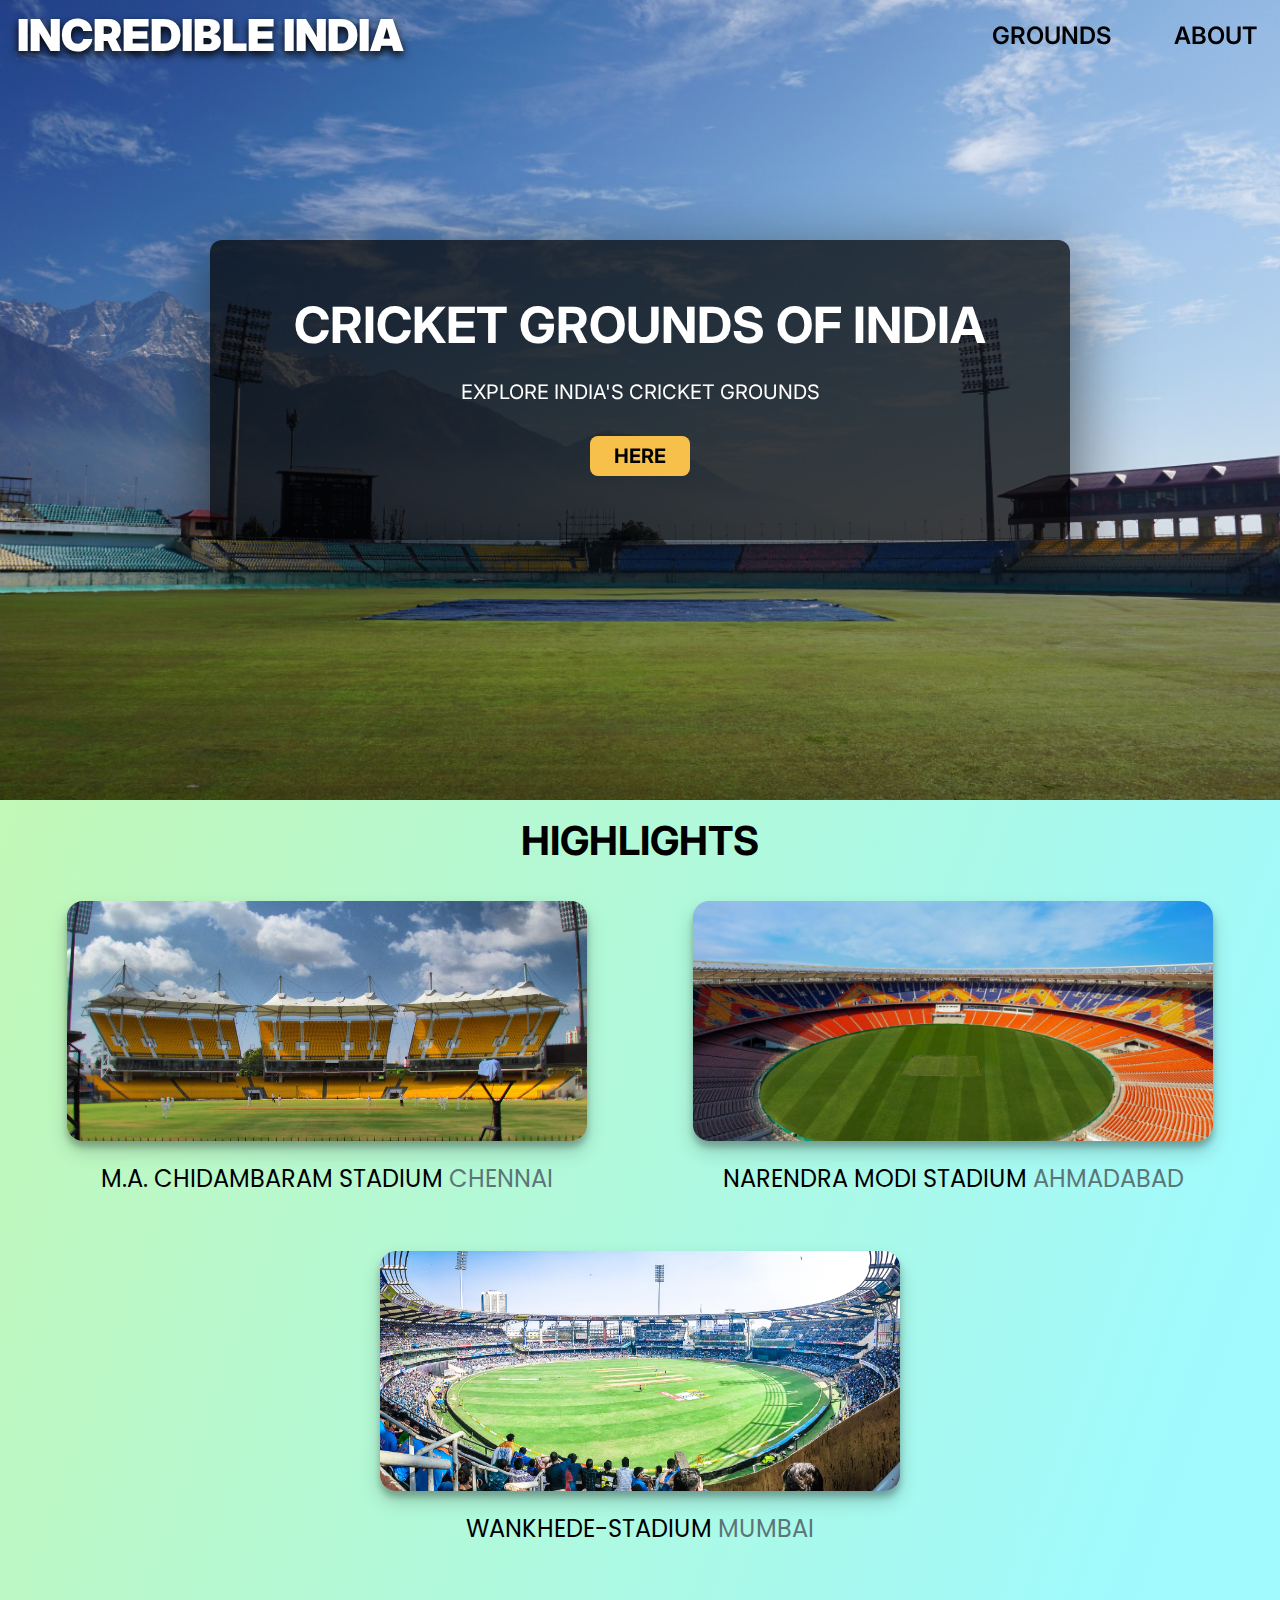
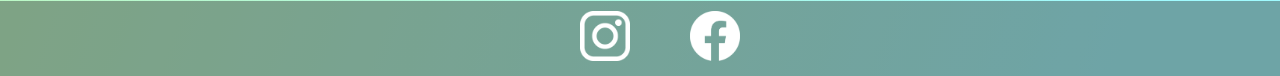
<file: index.html>
<!DOCTYPE html>
<html lang="en">
	<head>
		<meta charset="UTF-8" />
		<meta http-equiv="X-UA-Compatible" content="IE=edge" />
		<meta name="viewport" content="width=device-width, initial-scale=1.0" />
		<link rel="stylesheet" href="./shared.css" />
		<link rel="stylesheet" href="./style.css" />
		<title>Cricket Grounds of India</title>
	</head>
	<body>
		<!-- Header section of the landing page -->
		<header>
			<div id="main-logo">
				<a id="main-logo-hover" href="./index.html">Incredible India</a>
			</div>
			<nav>
				<ul>
					<li><a href="./places.html">Grounds</a></li>
					<li><a href="">About</a></li>
				</ul>
			</nav>
		</header>
		<!-- main section for the  landing page -->
		<main>
			<!-- The hero section  -->
			<section id="hero">
				<div id="hero-content">
					<h1>Cricket Grounds Of India</h1>
					<p>Explore India's Cricket Grounds</p>
					<a href="./places.html">Here</a>
				</div>
			</section>
			<h1 id="highlights-h1">highlights</h1>
			<section id="highlights">
				<div class="card">
					<p class="highlight-img">
						<a href="https://en.wikipedia.org/wiki/M._A._Chidambaram_Stadium" target="_blank"> <img src="./Images/background/chennai-stadium.jpg" alt="chennai-stadium" /></a>
					</p>
					<p class="img-disc-main-page">M.A. Chidambaram Stadium <span>Chennai</span></p>
				</div>
				<div class="card">
					<p class="highlight-img">
						<a href="https://en.wikipedia.org/wiki/Narendra_Modi_Stadium" target="_blank"> <img src="./Images/background/narendra-modi.jpg" alt="Narendra-Modi-Stadium" /></a>
					</p>
					<p class="img-disc-main-page">Narendra Modi Stadium <span>Ahmadabad</span></p>
				</div>
				<div class="card">
					<p class="highlight-img">
						<a href="https://en.wikipedia.org/wiki/Wankhede_Stadium" target="_blank"> <img src="./Images/background/wankhede.jpg" alt="wankhede-stadium" /></a>
					</p>
					<p class="img-disc-main-page">Wankhede-Stadium <span>Mumbai</span></p>
				</div>
			</section>
		</main>
		<footer>
			<ul>
				<li>
					<a href="https://www.instagram.com"><img src="./Images/icons/insta.png" alt="instagram-logo" /></a>
				</li>
				<li>
					<a href="https://www.facebook.com"><img src="./Images/icons/facebook.png" alt="facebook-logo" /></a>
				</li>
			</ul>
		</footer>
	</body>
</html>
</file>
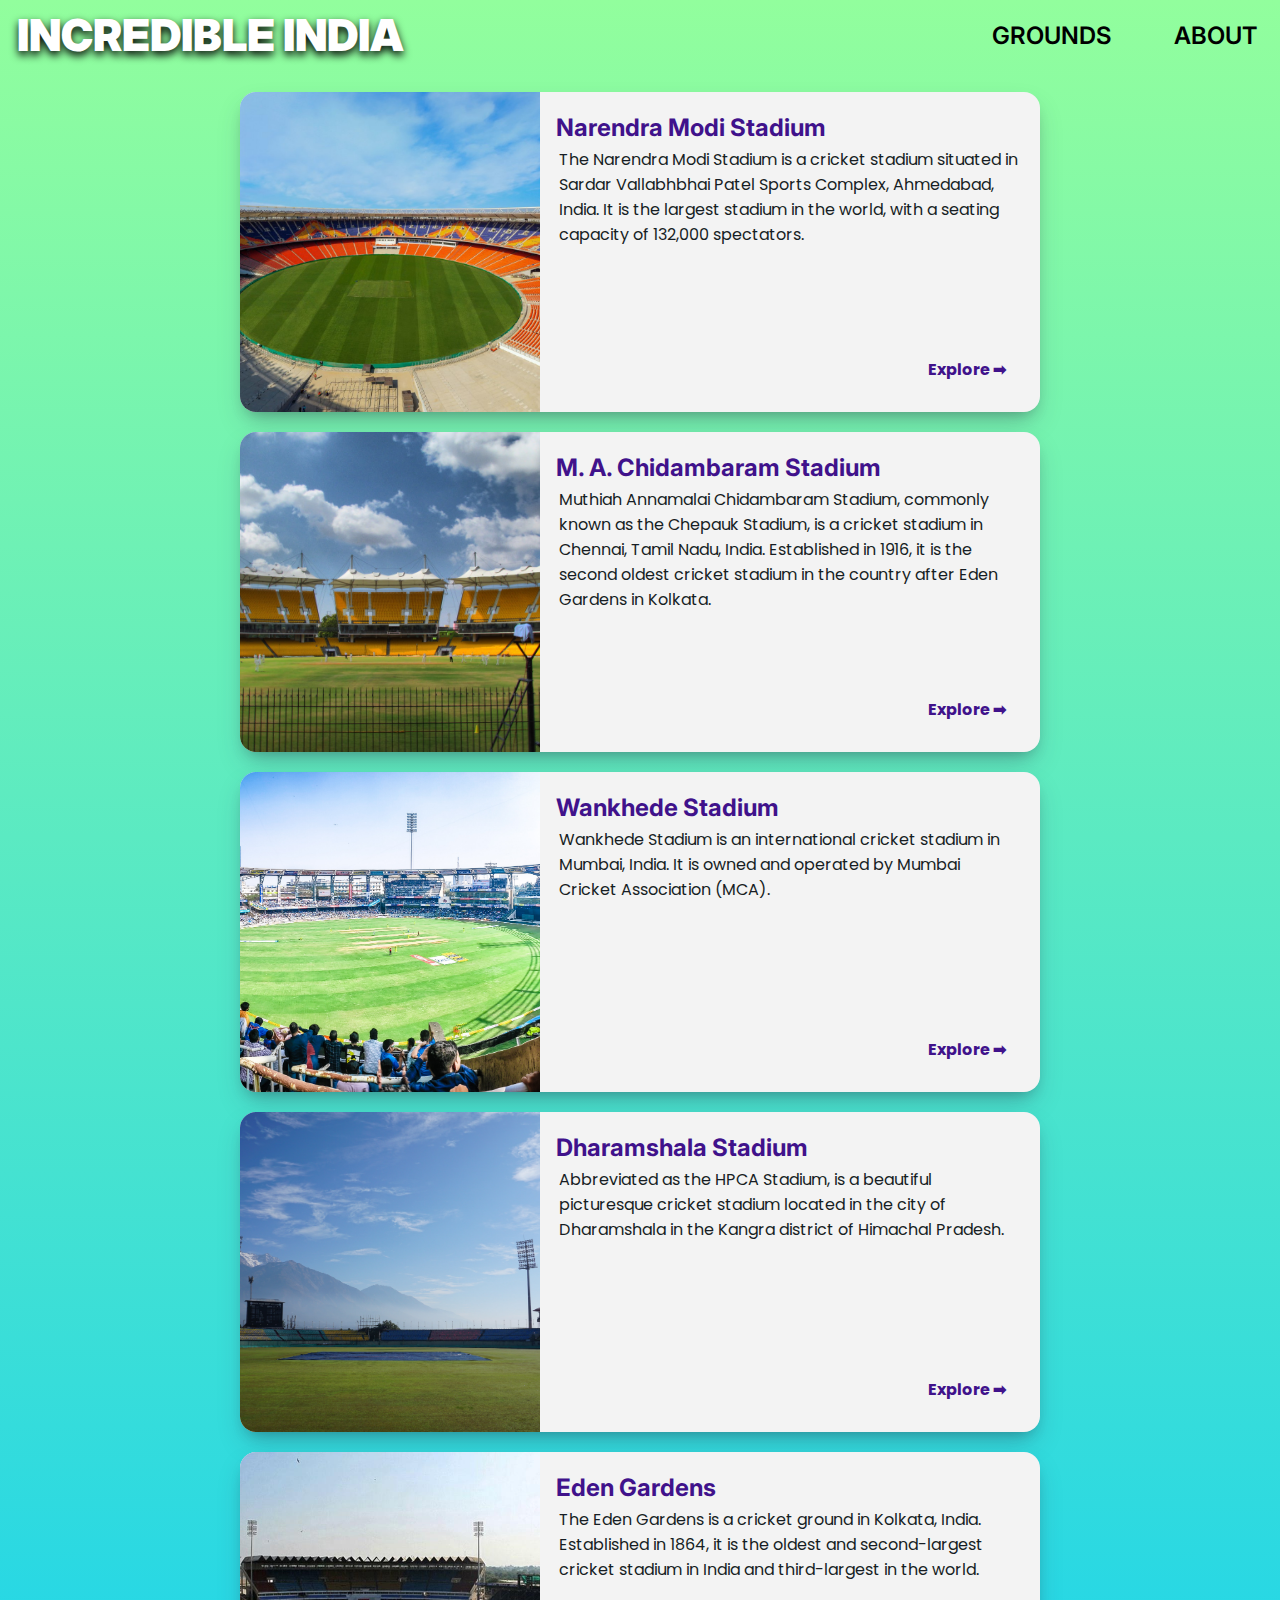
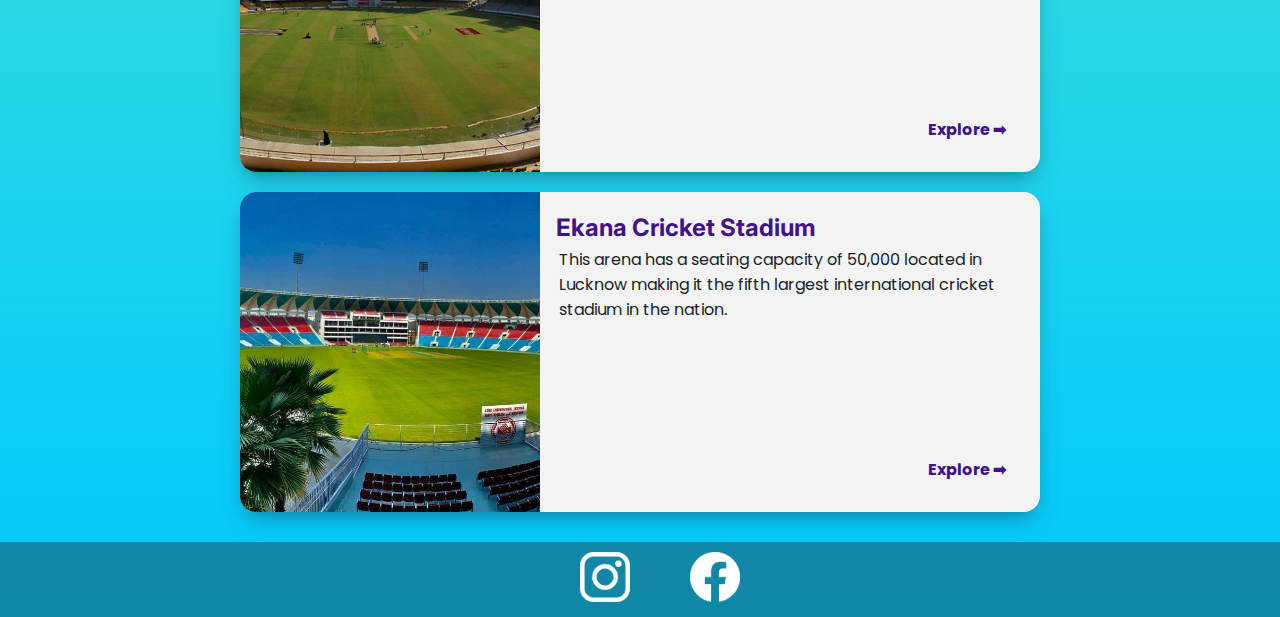
<file: places.html>
<!DOCTYPE html>
<html lang="en">
	<head>
		<meta charset="UTF-8" />
		<meta http-equiv="X-UA-Compatible" content="IE=edge" />
		<meta name="viewport" content="width=device-width, initial-scale=1.0" />
		<title>List of Stadiums</title>
		<link rel="stylesheet" href="./shared.css" />
		<link rel="stylesheet" href="./places.css" />
	</head>
	<body>
		<header>
			<div id="main-logo">
				<a id="main-logo-hover" href="./index.html">Incredible India</a>
			</div>
			<nav>
				<ul>
					<li><a href="./places.html">Grounds</a></li>
					<li><a href="">About</a></li>
				</ul>
			</nav>
		</header>
		<main>
			<ul>
				<li>
					<img src="./Images/background/narendra-modi.jpg" alt="Narendra Modi Stadium, Ahmedabad" />
					<div class="item-content">
						<div>
							<h2>Narendra Modi Stadium</h2>
							<p>The Narendra Modi Stadium is a cricket stadium situated in Sardar Vallabhbhai Patel Sports Complex, Ahmedabad, India. It is the largest stadium in the world, with a seating capacity of 132,000 spectators.</p>
						</div>
						<div class="actions"><a href="https://en.wikipedia.org/wiki/Narendra_Modi_Stadium" target="blank">Explore ➡</a></div>
					</div>
				</li>
				<li>
					<img src="./Images/background/chennai-stadium.jpg" alt="M. A. Chidambaram Stadium" />
					<div class="item-content">
						<div>
							<h2>M. A. Chidambaram Stadium</h2>
							<p>Muthiah Annamalai Chidambaram Stadium, commonly known as the Chepauk Stadium, is a cricket stadium in Chennai, Tamil Nadu, India. Established in 1916, it is the second oldest cricket stadium in the country after Eden Gardens in Kolkata.</p>
						</div>
						<div class="actions"><a href="https://en.wikipedia.org/wiki/M._A._Chidambaram_Stadium" target="blank">Explore ➡</a></div>
					</div>
				</li>
				<li>
					<img src="./Images/background/wankhede.jpg" alt="Wankhede Stadium" />
					<div class="item-content">
						<div>
							<h2>Wankhede Stadium</h2>
							<p>Wankhede Stadium is an international cricket stadium in Mumbai, India. It is owned and operated by Mumbai Cricket Association (MCA).</p>
						</div>
						<div class="actions"><a href="https://en.wikipedia.org/wiki/Wankhede_Stadium" target="blank">Explore ➡</a></div>
					</div>
				</li>
				<li>
					<img src="./Images/background/dharmshala.jpg" alt="Himachal Pradesh Cricket Association Stadium" />
					<div class="item-content">
						<div>
							<h2>Dharamshala Stadium</h2>
							<p>Abbreviated as the HPCA Stadium, is a beautiful picturesque cricket stadium located in the city of Dharamshala in the Kangra district of Himachal Pradesh.</p>
						</div>
						<div class="actions"><a href="https://en.wikipedia.org/wiki/Himachal_Pradesh_Cricket_Association_Stadium" target="blank">Explore ➡</a></div>
					</div>
				</li>
				<li>
					<img src="./Images/background/eden-gardens-kolkata.jpg" alt="eden-gardens-kolkata" />
					<div class="item-content">
						<div>
							<h2>Eden Gardens</h2>
							<p>The Eden Gardens is a cricket ground in Kolkata, India. Established in 1864, it is the oldest and second-largest cricket stadium in India and third-largest in the world.</p>
						</div>
						<div class="actions"><a href="https://en.wikipedia.org/wiki/Eden_Gardens" target="blank">Explore ➡</a></div>
					</div>
				</li>
				<li>
					<img src="./Images/background/Ekana.jpeg" alt="Ekana Stadium Lucknow" />
					<div class="item-content">
						<div>
							<h2>Ekana Cricket Stadium</h2>
							<p>This arena has a seating capacity of 50,000 located in Lucknow making it the fifth largest international cricket stadium in the nation.</p>
						</div>
						<div class="actions"><a href="https://en.wikipedia.org/wiki/Eden_Gardens" target="blank">Explore ➡</a></div>
					</div>
				</li>
			</ul>
		</main>
		<footer>
			<ul>
				<li>
					<a href="https://www.instagram.com"><img src="./Images/icons/insta.png" alt="instagram-logo" /></a>
				</li>
				<li>
					<a href="https://www.facebook.com"><img src="./Images/icons/facebook.png" alt="facebook-logo" /></a>
				</li>
			</ul>
		</footer>
	</body>
</html>
</file>
<file: shared.css>
/* Importing Google Fonts */
@import url("https://fonts.googleapis.com/css2?family=Inter:wght@400;700&family=Poppins:wght@400;700&display=swap");

/* Global styles for the entire page */
html {
	font-size: 20px;
}

body {
	font-family: "Inter", consolas, monospace;
	margin: 0;
	padding: 0;
	box-sizing: border-box;
	background-image: linear-gradient(109.6deg, rgba(196, 248, 180, 1) 11.2%, rgba(160, 250, 254, 1) 91.1%);
}
/* Styling for the header section */
header {
	display: flex;
	justify-content: space-between;
	align-items: center;
	margin: 0.4em;
	position: fixed;
	width: 100%;
}
/* Styling for the main logo on the left in the header */
#main-logo a {
	font-size: 2.2em;
	font-weight: 900;
	padding: 0.2em;
	text-decoration: none;
	text-transform: uppercase;
	color: #fff;
	text-shadow: 0px 4px 8px black;
}
/* Styling for the navigation menu */
nav ul {
	list-style: none;
	text-decoration: none;
	margin: 0;
	padding: 0;
	text-transform: uppercase;
	display: flex;
	align-items: center;
}
/* Styling for the navigation menu items */
nav ul li a {
	text-decoration: none;
	padding: 0.2em 0.5em;
	color: #000;
	font-weight: 600;
	margin: 0.8em;
	font-size: 1.2em;
}
/* Styling for the navigation menu items on hover */
nav ul li a:hover {
	background-color: #f7c04a;
	border-radius: 0.2em;
}

footer a img {
	width: 2.5em;
	height: 2.5em;
	margin: 0 1em;
	padding: 0.5em;
}
footer a img:hover {
	scale: 1.05;
	filter: drop-shadow(0 0 0.4rem #000000);
	transition: all 150ms ease-in-out;
}
footer ul {
	background-color: #25252567;
	list-style: none;
	text-decoration: none;
	display: flex;
	justify-content: center;
	margin-bottom: 0;
}
</file>
<file: style.css>
/* Styling for the main hero section */
#hero {
	background-image: url(./Images/background/dharmshala.jpg);
	height: 40em;
	background-position: center;
	background-size: cover;
}
/* Styling for the content within the hero section */
#hero-content {
	margin: 0 auto;
	padding: 1.5em;
	width: 40em;
	height: 12em;
	border-radius: 0.6em;
	background-color: #000000b9;
	color: #fff;
	text-align: center;
	text-transform: uppercase;
	box-shadow: rgba(0, 0, 0, 0.56) 0px 22px 70px 4px;
	text-decoration: none;
	position: relative;
	top: 12em;
}
/* Styling for the heading within the hero content */
#hero-content h1 {
	font-size: 2.5em;
	margin: 0.5em auto;
}
/* Styling for the paragraphs within the hero content */
#hero-content p {
	margin-bottom: 2em;
}
/* Styling for the links within the hero content */
#hero-content a {
	text-decoration: none;
	color: #000000;
	background-color: #f7c04a;
	font-weight: 700;
	padding: 0.4em 1.2em;
	border-radius: 0.4em;
}
/* Styling for the links within the hero content on hover */
#hero-content a:hover {
	background-color: #000000;
	color: #fff;
}

#highlights-h1 {
	margin: 0.4em auto;
	text-align: center;
	text-transform: uppercase;
}

#highlights {
	display: flex;
	justify-content: space-evenly;
	flex-wrap: wrap;
	text-align: center;
	text-transform: uppercase;
	font-family: "poppins", "Lucida Sans", "sans";
	/* 	font-weight: 700; */
}
.card {
	width: 26em;
	height: 14em;
	padding: 0em 1em 1.5em 1em;
	margin: 1em;
	border-radius: 0.8em;
}

.highlight-img img {
	width: 100%;
	height: 12em;
	border-radius: 0.8em;
	box-shadow: rgba(0, 0, 0, 0.19) 0px 10px 20px, rgba(0, 0, 0, 0.23) 0px 6px 6px;
	object-fit: cover;
}
.highlight-img img:hover {
	box-shadow: rgba(0, 0, 0, 0.25) 0px 14px 28px, rgba(0, 0, 0, 0.22) 0px 10px 10px;
	transform: scale(1.05);
	transition: all 100ms cubic-bezier(0.215, 0.61, 0.355, 1);
}
.highlight-img {
	margin: 0;
}
.img-disc-main-page {
	margin: 0.5em;
	font-size: 1.2em;
}
.img-disc-main-page span {
	color: #5c7577;
}
</file>
<file: places.css>
body {
	background: #00c9ff; /* fallback for old browsers */
	background: -webkit-linear-gradient(to bottom, #92fe9d, #00c9ff); /* Chrome 10-25, Safari 5.1-6 */
	background: linear-gradient(to bottom, #92fe9d, #00c9ff); /* W3C, IE 10+/ Edge, Firefox 16+, Chrome 26+, Opera 12+, Safari 7+ */
}

header {
	position: static;
}

main li img {
	width: 15em;
	height: 16em;
	object-fit: cover;
}

main ul {
	margin: 1em 2em;
	padding: 0;
	list-style: none;
	text-decoration: none;
	display: flex;
	flex-wrap: wrap;
	justify-content: center;
}

main ul li {
	display: flex;
	background-color: rgb(243, 243, 243);
	margin: 0.5em;
	width: 40em;
	height: 16em;
	overflow: hidden;
	border-radius: 0.8em;
	box-shadow: rgba(50, 50, 93, 0.25) 0px 13px 27px -5px, rgba(0, 0, 0, 0.3) 0px 8px 16px -8px;
}

main li:hover {
	transform: scale(1.0125);
	box-shadow: rgba(0, 0, 0, 0.56) 0px 22px 70px 4px;
	transition: all 200ms cubic-bezier(0.215, 0.61, 0.355, 1);
	/* cursor: url("./Images/icons/Untitled.png"), auto; */
}

.item-content {
	padding: 0.8em;
	margin: 0;
	display: flex;
	flex-direction: column;
	justify-content: space-between;
}

.item-content h2 {
	font-size: 1.2em;
	margin: 0.2em 0;
	color: #40128b;
}

.item-content p {
	font-size: 0.8em;
	margin: 0em 0.2em;
	color: #171e24;
	font-family: "poppins", sans-serif;
	align-self: flex-start;
}

.actions {
	align-self: flex-end;
	align-items: flex-end;
}

.actions a {
	font-size: 0.8em;
	color: #40128b;
	text-decoration: none;
	display: inline-block;
	margin: 0.5em 0.5em;
	font-family: "poppins", sans-serif;
	padding: 0.4em 0.6em;
	font-weight: bold;
}

.actions a:hover {
	background-color: #9dd6d3;
	transition: all 150ms cubic-bezier(0.215, 0.61, 0.355, 1);
	border-radius: 0.3em;
}
</file>
